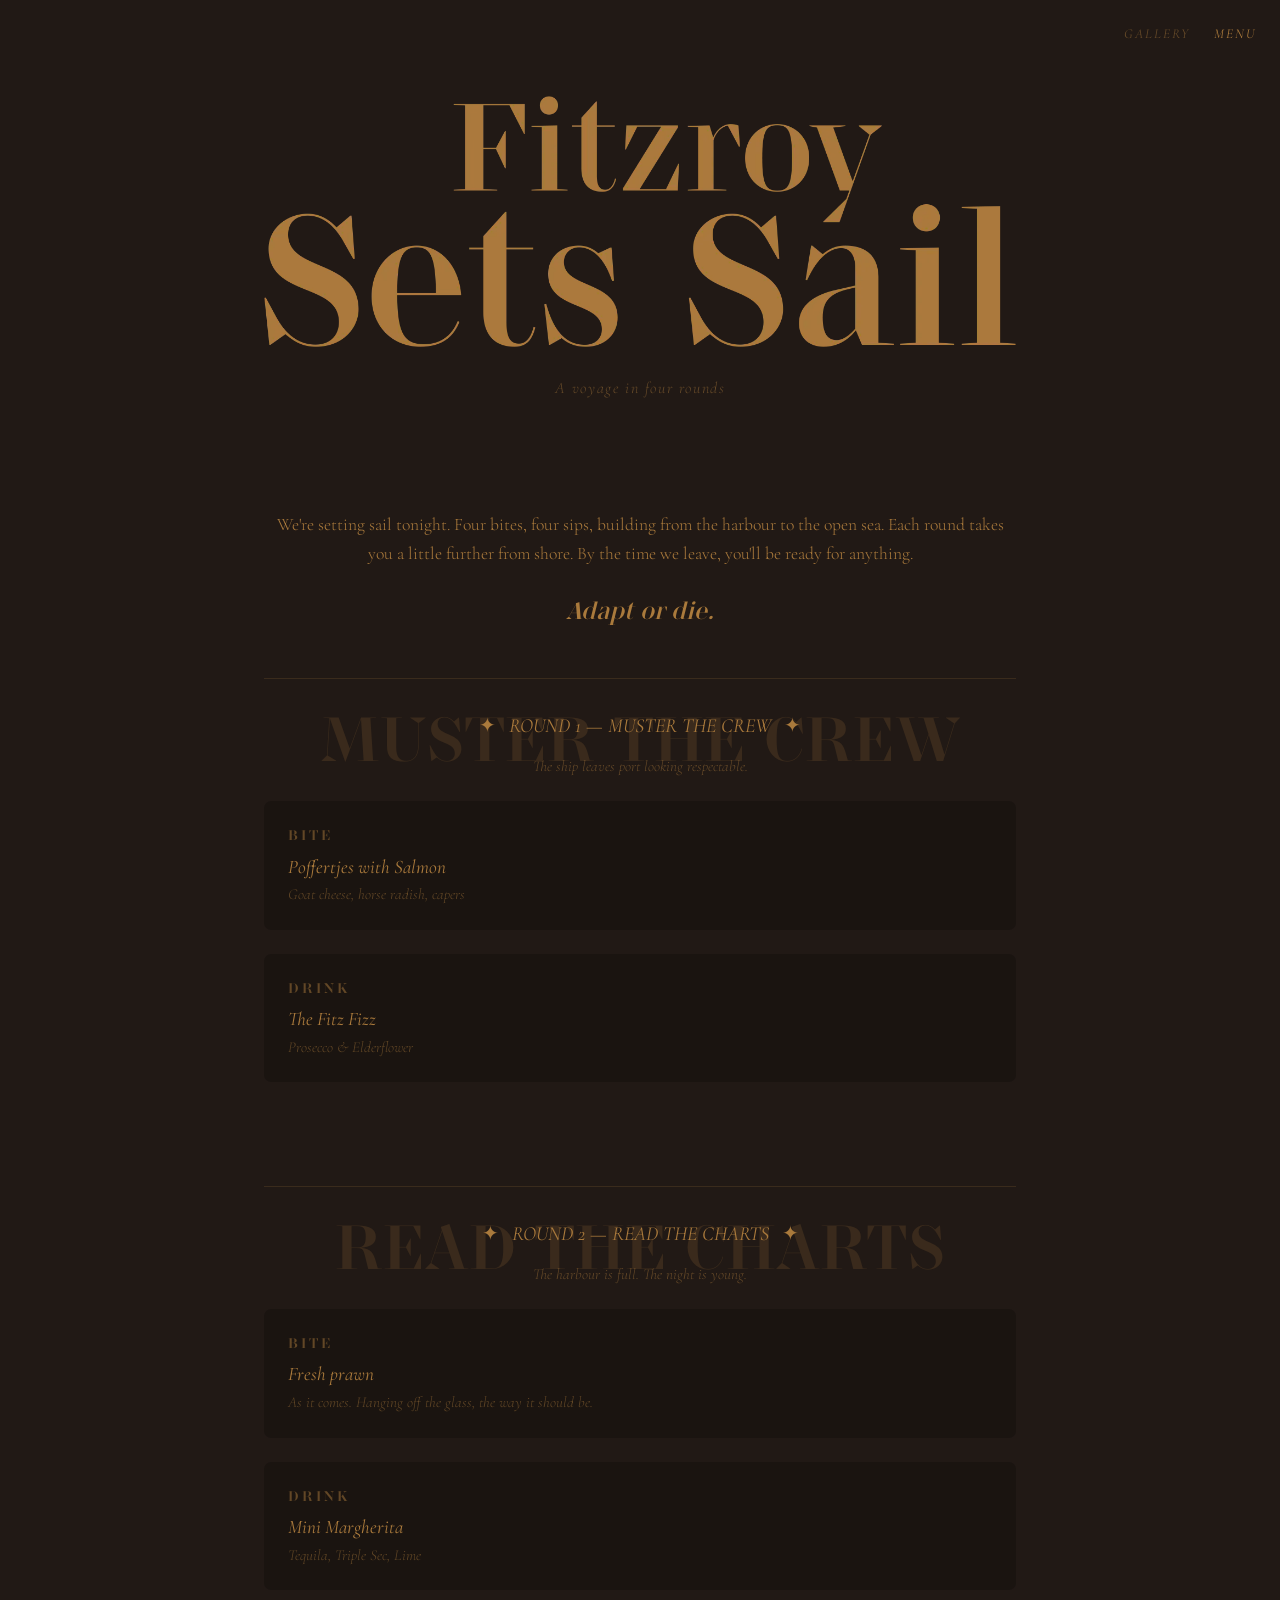
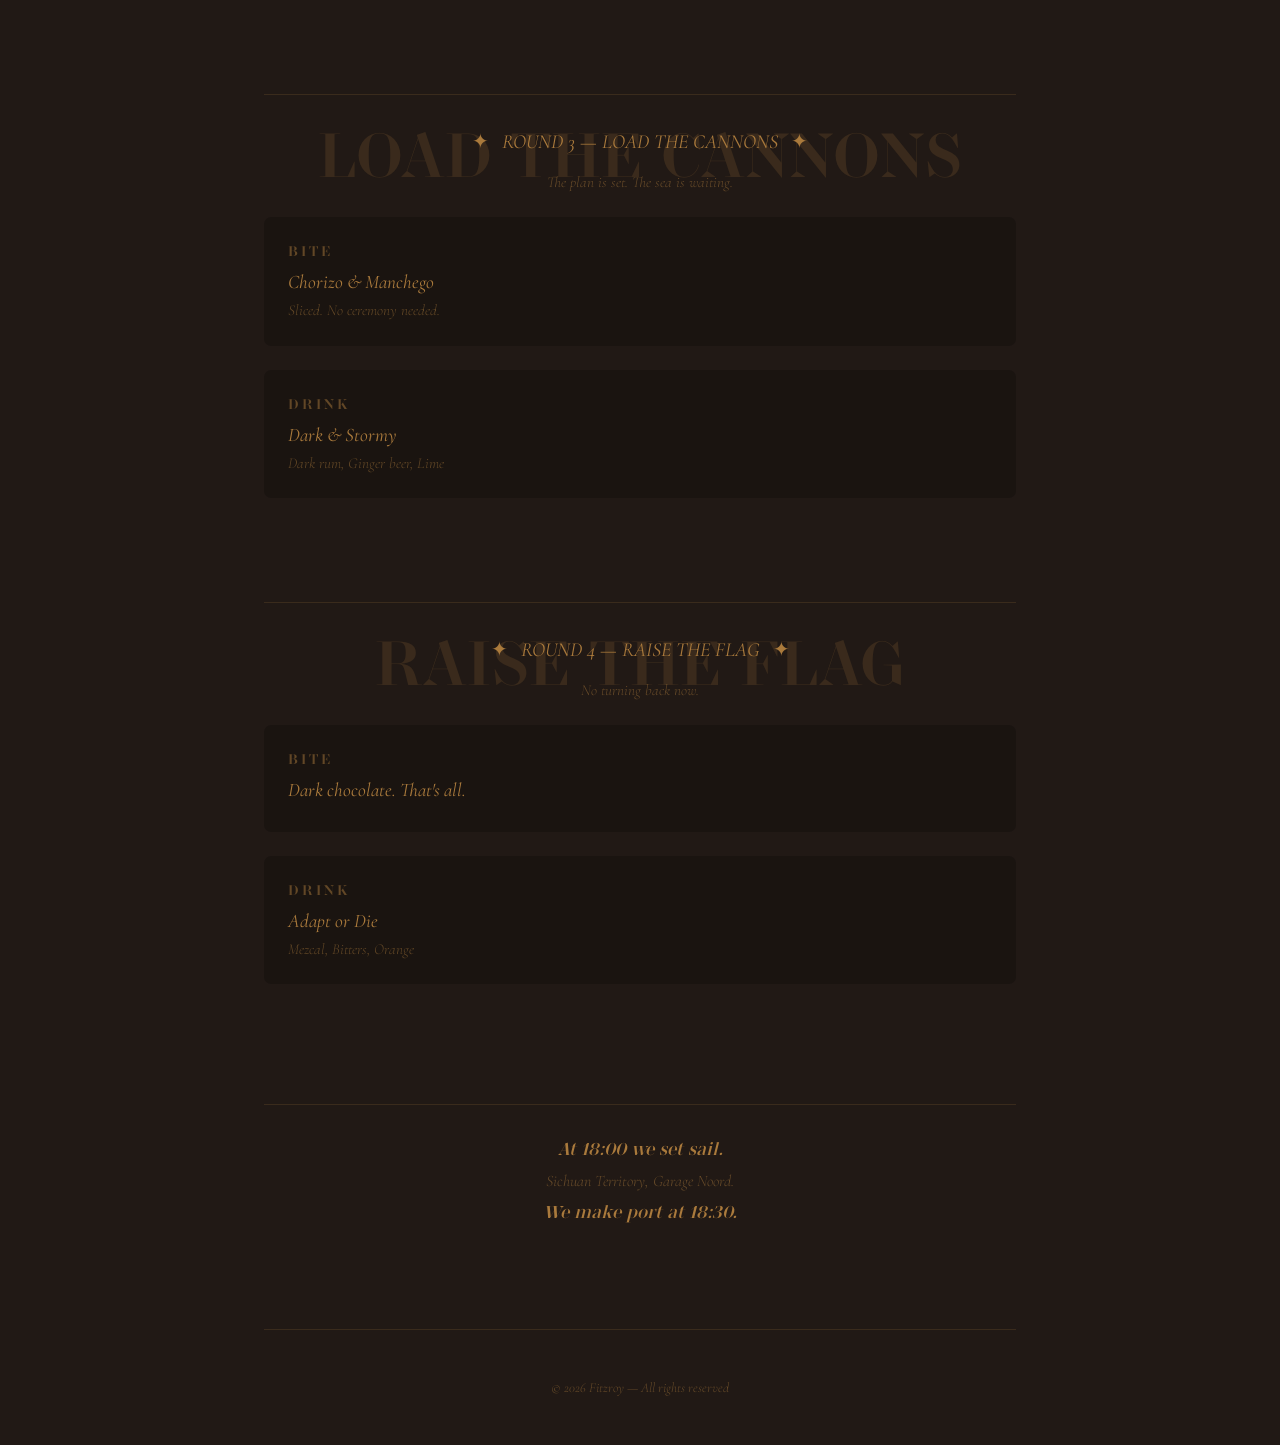
<file: menu.html>
<!DOCTYPE html>
<html lang="en">
<head>
  <meta charset="UTF-8">
  <meta name="viewport" content="width=device-width, initial-scale=1.0">
  <title>Fitzroy Menu</title>
  <link rel="icon" type="image/png" href="./src/img/favicon.png">
  <link rel="preconnect" href="https://fonts.googleapis.com">
  <link rel="preconnect" href="https://fonts.gstatic.com" crossorigin>
  <link href="https://fonts.googleapis.com/css2?family=Cormorant+Garamond:ital,wght@0,400;0,600;1,300;1,600&display=swap" rel="stylesheet">
  <link rel="stylesheet" href="./css/stardom.css">
  <link rel="stylesheet" href="./style.css">
</head>
<body>
  <nav class="nav-menu">
    <a href="./index.html" class="nav-link">GALLERY</a>
    <a href="./menu.html" class="nav-link active">MENU</a>
  </nav>
  <div class="wrap">
    <header class="hero">
      <img src="./src/img/menu.webp" alt="Fitzroy Menu" class="title-image" />
      <p class="subtitle">A voyage in four rounds</p>
    </header>

    <main class="menu-content">
      <section class="menu-intro">
        <p>We're setting sail tonight. Four bites, four sips, building from the harbour to the open sea. Each round takes you a little further from shore. By the time we leave, you'll be ready for anything.</p>
        <p class="tagline">Adapt or die.</p>
      </section>

      <section class="menu-round">
        <p class="ghost">MUSTER THE CREW</p>
        <h3 class="round-title"><span class="ornament">✦</span> ROUND 1 — MUSTER THE CREW <span class="ornament">✦</span></h3>
        <p class="round-desc">The ship leaves port looking respectable.</p>
        <div class="menu-item">
          <h4>Bite</h4>
          <p class="dish">Poffertjes with Salmon</p>
          <p class="ingredients">Goat cheese, horse radish, capers</p>
        </div>
        <div class="menu-item">
          <h4>Drink</h4>
          <p class="dish">The Fitz Fizz</p>
          <p class="ingredients">Prosecco & Elderflower</p>
        </div>
      </section>

      <section class="menu-round">
        <p class="ghost">READ THE CHARTS</p>
        <h3 class="round-title"><span class="ornament">✦</span> ROUND 2 — READ THE CHARTS <span class="ornament">✦</span></h3>
        <p class="round-desc">The harbour is full. The night is young.</p>
        <div class="menu-item">
          <h4>Bite</h4>
          <p class="dish">Fresh prawn</p>
          <p class="ingredients">As it comes. Hanging off the glass, the way it should be.</p>
        </div>
        <div class="menu-item">
          <h4>Drink</h4>
          <p class="dish">Mini Margherita</p>
          <p class="ingredients">Tequila, Triple Sec, Lime</p>
        </div>
      </section>

      <section class="menu-round">
        <p class="ghost">LOAD THE CANNONS</p>
        <h3 class="round-title"><span class="ornament">✦</span> ROUND 3 — LOAD THE CANNONS <span class="ornament">✦</span></h3>
        <p class="round-desc">The plan is set. The sea is waiting.</p>
        <div class="menu-item">
          <h4>Bite</h4>
          <p class="dish">Chorizo & Manchego</p>
          <p class="ingredients">Sliced. No ceremony needed.</p>
        </div>
        <div class="menu-item">
          <h4>Drink</h4>
          <p class="dish">Dark & Stormy</p>
          <p class="ingredients">Dark rum, Ginger beer, Lime</p>
        </div>
      </section>

      <section class="menu-round">
        <p class="ghost">RAISE THE FLAG</p>
        <h3 class="round-title"><span class="ornament">✦</span> ROUND 4 — RAISE THE FLAG <span class="ornament">✦</span></h3>
        <p class="round-desc">No turning back now.</p>
        <div class="menu-item">
          <h4>Bite</h4>
          <p class="dish">Dark chocolate. That's all.</p>
        </div>
        <div class="menu-item">
          <h4>Drink</h4>
          <p class="dish">Adapt or Die</p>
          <p class="ingredients">Mezcal, Bitters, Orange</p>
        </div>
      </section>

      <section class="menu-footer">
        <p class="time">At 18:00 we set sail.</p>
        <p class="location">Sichuan Territory, Garage Noord.</p>
        <p class="time">We make port at 18:30.</p>
      </section>
    </main>

    <footer>
      <p>© 2026 Fitzroy — All rights reserved</p>
    </footer>
  </div>
</body>
</html>
</file>
<file: css/stardom.css>
/**
* @license
*
* Font Family: Stardom
* Designed by: Indian Type Foundry
* URL: https://www.fontshare.com/fonts/stardom
* © 2026 Indian Type Foundry
*
* Stardom Regular 

*
*/
@font-face {
  font-family: 'Stardom-Regular';
  src: url('../fonts/Stardom-Regular.woff2') format('woff2'),
       url('../fonts/Stardom-Regular.woff') format('woff'),
       url('../fonts/Stardom-Regular.ttf') format('truetype');
  font-weight: 400;
  font-display: swap;
  font-style: normal;
}
</file>
<file: style.css>
/* Fitzroy Pirate Portraits — Styles */

:root {
  --bg: #211915;
  --ink: #aa7a3c;
  --ink-dim: rgba(170, 122, 60, 0.50);
  --ink-faint: rgba(170, 122, 60, 0.18);
  --card-bg: rgba(0, 0, 0, 0.22);
}

* {
  margin: 0;
  padding: 0;
  box-sizing: border-box;
}

body {
  background: var(--bg);
  color: var(--ink);
  font-family: 'Cormorant Garamond', Georgia, serif;
  min-height: 100vh;
  line-height: 1.4;
}

/* Nav Menu */
.nav-menu {
  position: fixed;
  top: 1.5rem;
  right: 1.5rem;
  display: flex;
  gap: 1.5rem;
  z-index: 100;
}

.nav-link {
  font-family: 'Cormorant Garamond', Georgia, serif;
  font-size: 0.85rem;
  font-weight: 400;
  font-style: italic;
  color: var(--ink-dim);
  text-decoration: none;
  letter-spacing: 0.15em;
  text-transform: uppercase;
  transition: color 0.3s ease;
}

.nav-link:hover,
.nav-link.active {
  color: var(--ink);
}

.wrap {
  max-width: 800px;
  margin: 0 auto;
  padding: 0 1.5rem;
}

/* Hero */
.hero {
  text-align: center;
  padding: 6rem 0 5rem;
}

.title-image {
  max-width: 100%;
  height: auto;
  margin-bottom: 1.5rem;
}

.subtitle {
  font-family: 'Cormorant Garamond', Georgia, serif;
  font-size: 1rem;
  font-weight: 300;
  font-style: italic;
  color: var(--ink-dim);
  letter-spacing: 0.1em;
}

/* Portrait Card */
.portrait-card {
  display: flex;
  flex-direction: column;
  gap: 0.5rem;
}

.portrait-media {
  position: relative;
  border-radius: 7px;
  overflow: hidden;
  aspect-ratio: 3 / 4;
  background: var(--card-bg);
  min-height: 373px;
}

.portrait-media img,
.portrait-media video {
  position: absolute;
  inset: 0;
  width: 100%;
  height: 100%;
  object-fit: cover;
  transition: opacity 0.5s ease;
}

.portrait-media video {
  opacity: 0;
}

.portrait-card:hover .portrait-media video {
  opacity: 1;
}

.portrait-card:hover .portrait-media img {
  opacity: 0;
}

.portrait-label {
  display: flex;
  flex-direction: column;
  gap: 0.15rem;
}

.portrait-label .name {
  font-size: 1.25rem;
  font-weight: 400;
}

.portrait-label .role {
  font-size: 0.95rem;
  font-weight: 300;
  font-style: italic;
  color: var(--ink-dim);
}

/* Queen Spotlight */
.queen {
  text-align: center;
}

.queen-portrait-wrapper {
  display: flex;
  flex-direction: column;
  align-items: center;
  gap: 1rem;
}

.queen-card {
  width: 280px;
  max-width: 280px;
  margin: 0 auto;
  height: auto;
  flex-shrink: 0;
}

.queen-info {
  text-align: center;
}

.queen-name {
  font-family: 'Stardom-Regular', 'Cormorant Garamond', Georgia, serif;
  font-size: 2rem;
  font-weight: 400;
  font-style: italic;
  margin-bottom: 0.25rem;
}

.queen-role {
  font-size: 0.9rem;
  font-weight: 400;
  letter-spacing: 0.15em;
  text-transform: uppercase;
  color: var(--ink-dim);
}

/* Dividers */
.divider {
  text-align: center;
  padding: 2rem 0;
  position: relative;
}

.divider p {
  font-family: 'Stardom-Regular', 'Cormorant Garamond', Georgia, serif;
  font-size: 0.85rem;
  font-weight: 400;
  font-style: italic;
  letter-spacing: 0.2em;
  text-transform: lowercase;
  color: var(--ink-faint);
  position: relative;
}

.divider p::before,
.divider p::after {
  content: '';
  position: absolute;
  top: 50%;
  width: 80px;
  height: 1px;
  background: var(--ink-faint);
}

.divider p::before {
  right: calc(100% + 1rem);
}

.divider p::after {
  left: calc(100% + 1rem);
}

/* Department Sections */
.dept {
  padding: 2rem 0;
  position: relative;
}

.ghost {
  font-family: 'Stardom-Regular', 'Cormorant Garamond', Georgia, serif;
  font-size: 6rem;
  font-weight: 400;
  font-style: normal;
  color: var(--ink-faint);
  position: absolute;
  top: 1rem;
  left: 50%;
  transform: translateX(-50%);
  white-space: nowrap;
  pointer-events: none;
  z-index: 0;
}

.dept-title {
  font-family: 'Cormorant Garamond', Georgia, serif;
  font-size: 1.25rem;
  font-weight: 400;
  font-style: italic;
  text-align: center;
  position: relative;
  z-index: 1;
  margin-bottom: 1.5rem;
  padding-bottom: 0.75rem;
  border-bottom: 1px solid var(--ink-faint);
}

.ornament {
  font-family: 'Stardom-Regular', 'Cormorant Garamond', Georgia, serif;
  font-weight: 400;
  font-style: normal;
  margin: 0 0.5rem;
}

/* Portrait Grid */
.portrait-grid {
  display: grid;
  grid-template-columns: repeat(3, minmax(0, 1fr));
  gap: 20px;
  row-gap: 30px;
}

/* Pirates of the Past - no fade */
.dept.past .portrait-label .role {
  color: var(--ink-dim);
}

/* Footer */
footer {
  text-align: center;
  padding: 3rem 0;
  border-top: 1px solid var(--ink-faint);
  margin-top: 2rem;
}

footer p {
  font-size: 0.85rem;
  font-weight: 300;
  font-style: italic;
  color: var(--ink-dim);
}

/* Menu Page */
.menu-content {
  padding: 2rem 0;
}

.menu-intro {
  text-align: center;
  margin-bottom: 3rem;
}

.menu-intro p {
  font-size: 1.1rem;
  font-weight: 300;
  line-height: 1.6;
  color: var(--ink);
  margin-bottom: 1rem;
}

.menu-intro .tagline {
  font-family: 'Stardom-Regular', 'Cormorant Garamond', Georgia, serif;
  font-size: 1.5rem;
  font-weight: 400;
  font-style: italic;
  color: var(--ink);
  margin-top: 1.5rem;
}

.menu-round {
  margin-bottom: 3rem;
  padding: 2rem 0;
  border-top: 1px solid var(--ink-faint);
  position: relative;
}

.menu-round .ghost {
  font-family: 'Stardom-Regular', 'Cormorant Garamond', Georgia, serif;
  font-size: 4rem;
  font-weight: 400;
  font-style: normal;
  color: var(--ink-faint);
  position: absolute;
  top: 1rem;
  left: 50%;
  transform: translateX(-50%);
  white-space: nowrap;
  pointer-events: none;
  z-index: 0;
}

.round-title {
  font-family: 'Cormorant Garamond', Georgia, serif;
  font-size: 1.25rem;
  font-weight: 400;
  font-style: italic;
  text-align: center;
  margin-bottom: 1rem;
}

.round-desc {
  text-align: center;
  font-size: 0.95rem;
  font-weight: 300;
  font-style: italic;
  color: var(--ink-dim);
  margin-bottom: 1.5rem;
}

.menu-item {
  margin-bottom: 1.5rem;
  padding: 1.5rem;
  background: var(--card-bg);
  border-radius: 7px;
}

.menu-item h4 {
  font-family: 'Stardom-Regular', 'Cormorant Garamond', Georgia, serif;
  font-size: 0.9rem;
  font-weight: 400;
  letter-spacing: 0.2em;
  text-transform: uppercase;
  color: var(--ink-dim);
  margin-bottom: 0.5rem;
}

.menu-item .dish {
  font-size: 1.2rem;
  font-weight: 400;
  font-style: italic;
  color: var(--ink);
  margin-bottom: 0.25rem;
}

.menu-item .ingredients {
  font-size: 0.95rem;
  font-weight: 300;
  color: var(--ink-dim);
  font-style: italic;
}

.menu-footer {
  text-align: center;
  margin-top: 4rem;
  padding: 2rem 0;
  border-top: 1px solid var(--ink-faint);
}

.menu-footer .time {
  font-family: 'Stardom-Regular', 'Cormorant Garamond', Georgia, serif;
  font-size: 1.1rem;
  font-weight: 400;
  font-style: italic;
  color: var(--ink);
  margin-bottom: 0.5rem;
}

.menu-footer .location {
  font-size: 1rem;
  font-weight: 300;
  font-style: italic;
  color: var(--ink-dim);
  margin-bottom: 0.5rem;
}

/* Responsive */
@media (max-width: 480px) {
  .h-fitzroy {
    font-size: 3rem;
  }

  .h-pirate {
    font-size: 1.4rem;
  }

  .portrait-grid {
    grid-template-columns: 1fr;
  }

  .ghost {
    font-size: 4rem;
  }

  .nav-menu {
    top: 1rem;
    right: 1rem;
  }

  .round-title {
    font-size: 1rem;
  }
}
</file>
